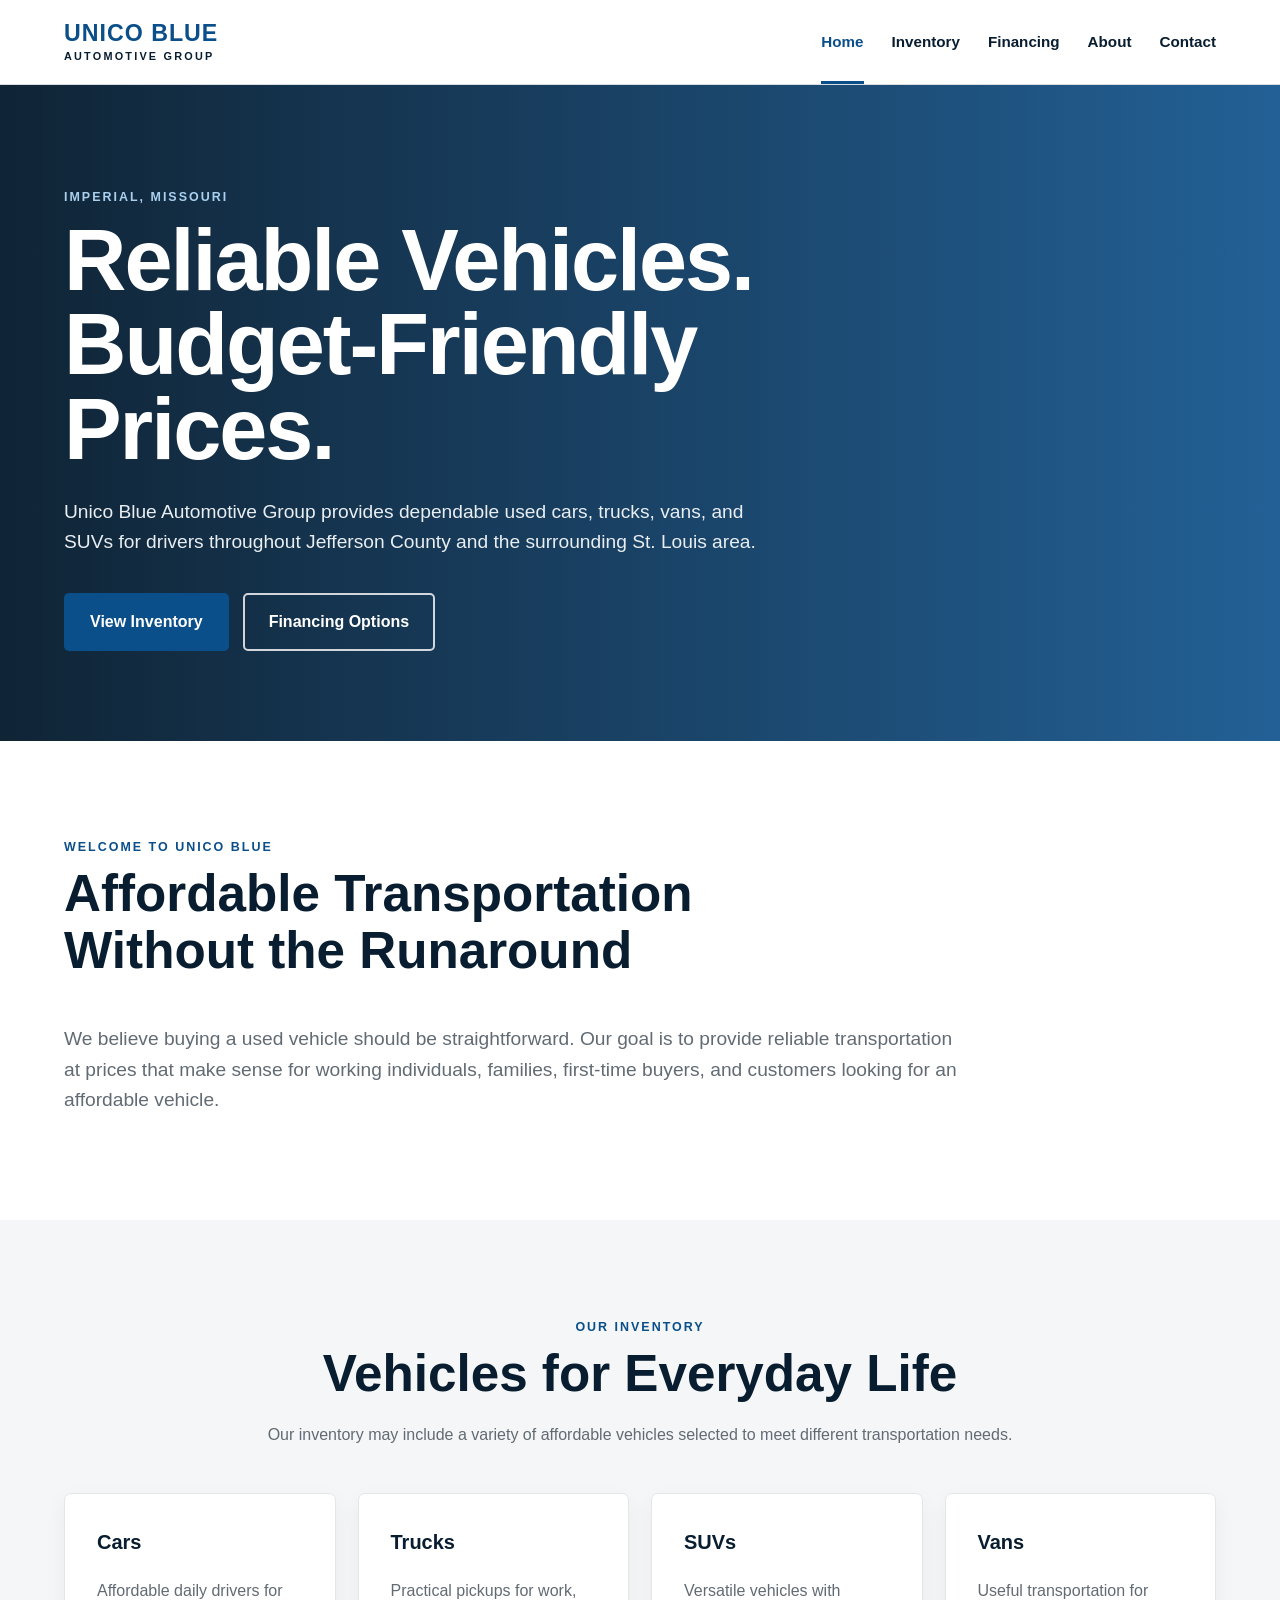
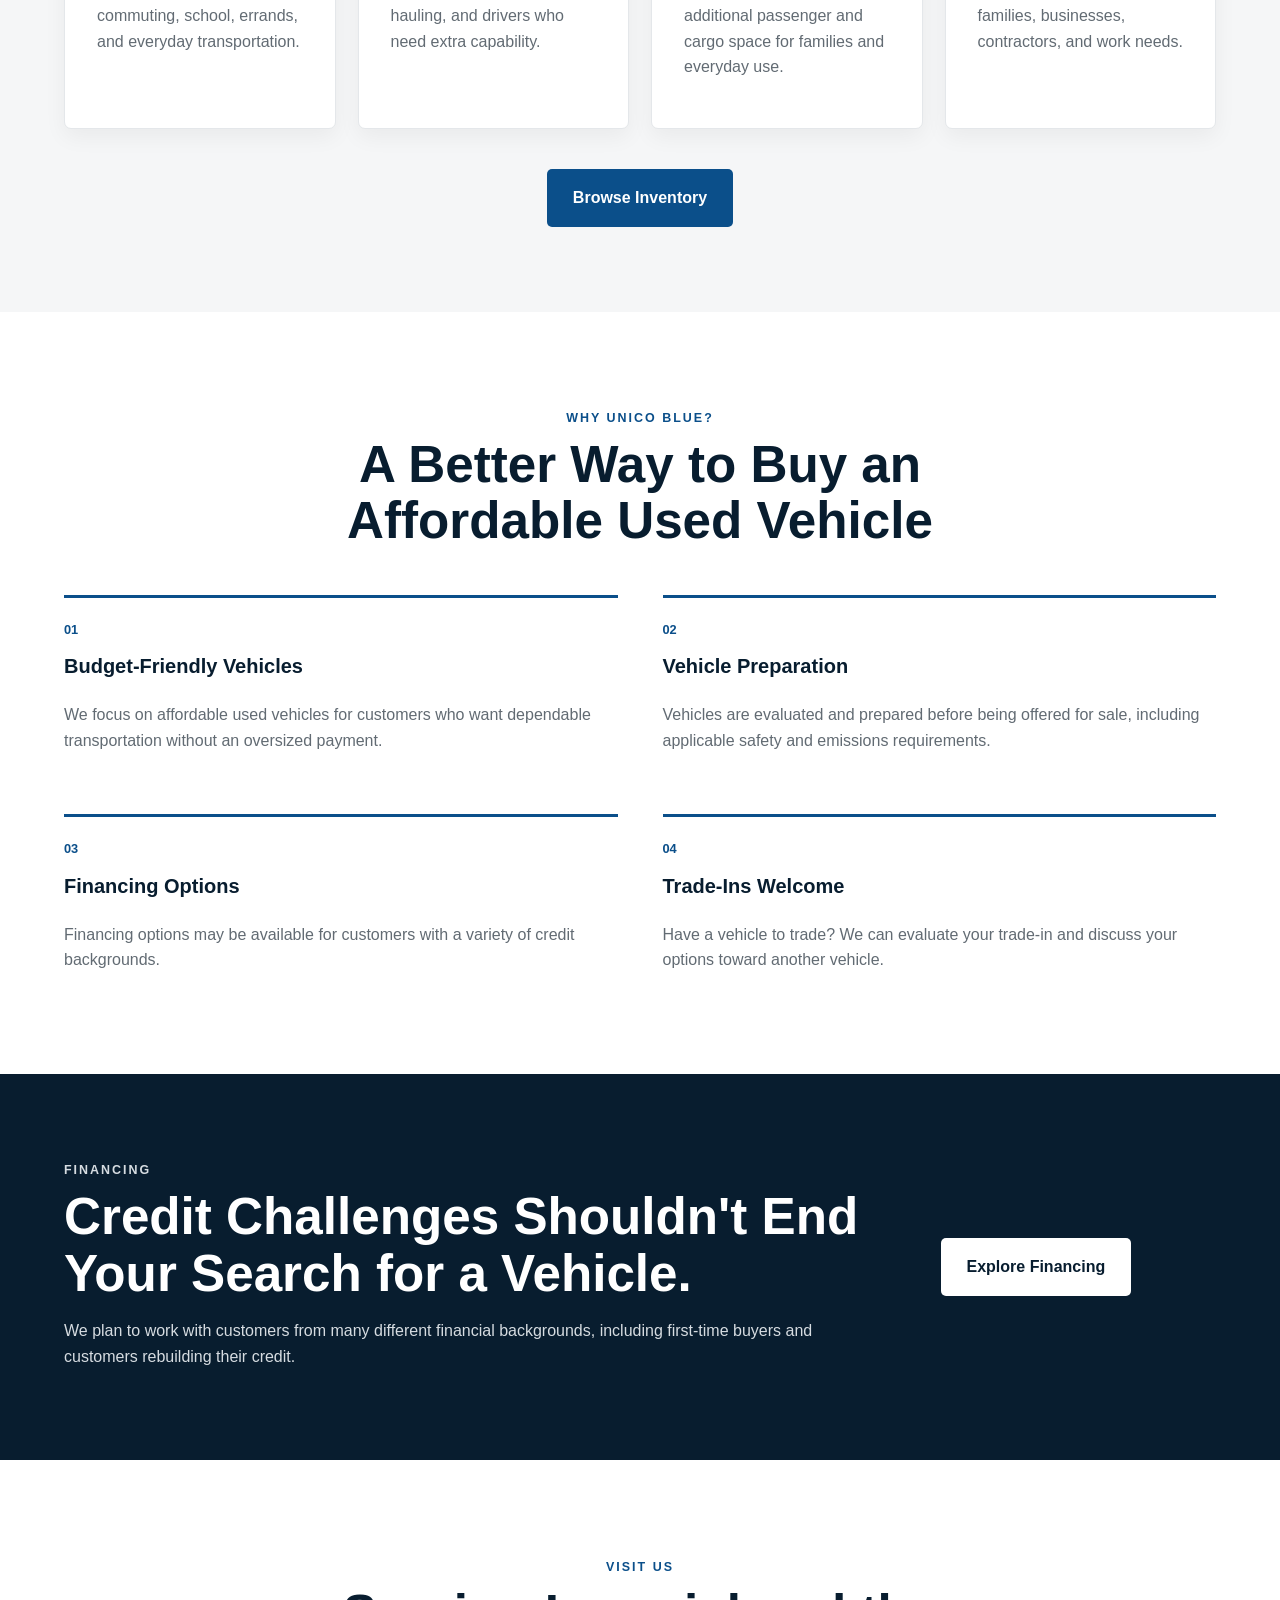
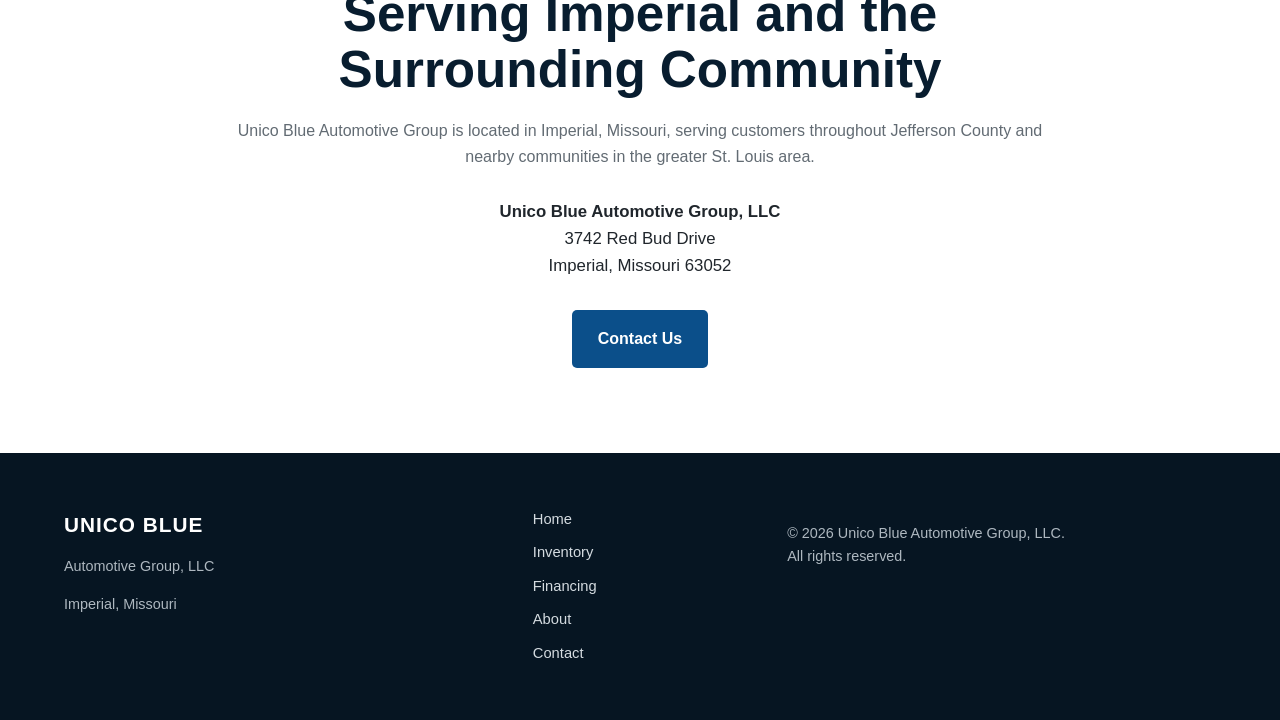
<file: index.html>
<!DOCTYPE html>
<html lang="en">
<head>
  <meta charset="UTF-8">
  <meta name="viewport" content="width=device-width, initial-scale=1.0">

  <title>Unico Blue Automotive Group | Used Cars in Imperial, Missouri</title>

  <meta
    name="description"
    content="Unico Blue Automotive Group offers reliable, budget-friendly used cars, trucks, vans, and SUVs in Imperial, Missouri."
  >

  <link rel="stylesheet" href="style.css">
</head>

<body>

  <!-- HEADER -->
  <header class="site-header">
    <div class="container header-container">

      <a href="index.html" class="logo">
        <span class="logo-main">UNICO BLUE</span>
        <span class="logo-sub">AUTOMOTIVE GROUP</span>
      </a>

      <nav class="main-nav">
        <a href="index.html" class="active">Home</a>
        <a href="inventory.html">Inventory</a>
        <a href="financing.html">Financing</a>
        <a href="about.html">About</a>
        <a href="contact.html">Contact</a>
      </nav>

    </div>
  </header>


  <!-- HERO SECTION -->
  <main>

    <section class="hero">
      <div class="container hero-content">

        <p class="eyebrow">Imperial, Missouri</p>

        <h1>Reliable Vehicles.<br>Budget-Friendly Prices.</h1>

        <p class="hero-text">
          Unico Blue Automotive Group provides dependable used cars,
          trucks, vans, and SUVs for drivers throughout Jefferson County
          and the surrounding St. Louis area.
        </p>

        <div class="hero-buttons">
          <a href="inventory.html" class="button primary-button">
            View Inventory
          </a>

          <a href="financing.html" class="button secondary-button">
            Financing Options
          </a>
        </div>

      </div>
    </section>


    <!-- INTRODUCTION -->
    <section class="section">
      <div class="container">

        <div class="section-heading">
          <p class="eyebrow">WELCOME TO UNICO BLUE</p>
          <h2>Affordable Transportation Without the Runaround</h2>
        </div>

        <p class="large-text">
          We believe buying a used vehicle should be straightforward.
          Our goal is to provide reliable transportation at prices that
          make sense for working individuals, families, first-time buyers,
          and customers looking for an affordable vehicle.
        </p>

      </div>
    </section>


    <!-- VEHICLE TYPES -->
    <section class="section light-section">
      <div class="container">

        <div class="section-heading centered">
          <p class="eyebrow">OUR INVENTORY</p>
          <h2>Vehicles for Everyday Life</h2>
          <p>
            Our inventory may include a variety of affordable vehicles
            selected to meet different transportation needs.
          </p>
        </div>

        <div class="card-grid">

          <div class="info-card">
            <h3>Cars</h3>
            <p>
              Affordable daily drivers for commuting, school,
              errands, and everyday transportation.
            </p>
          </div>

          <div class="info-card">
            <h3>Trucks</h3>
            <p>
              Practical pickups for work, hauling,
              and drivers who need extra capability.
            </p>
          </div>

          <div class="info-card">
            <h3>SUVs</h3>
            <p>
              Versatile vehicles with additional passenger
              and cargo space for families and everyday use.
            </p>
          </div>

          <div class="info-card">
            <h3>Vans</h3>
            <p>
              Useful transportation for families,
              businesses, contractors, and work needs.
            </p>
          </div>

        </div>

        <div class="centered button-area">
          <a href="inventory.html" class="button primary-button">
            Browse Inventory
          </a>
        </div>

      </div>
    </section>


    <!-- WHY CHOOSE US -->
    <section class="section">
      <div class="container">

        <div class="section-heading centered">
          <p class="eyebrow">WHY UNICO BLUE?</p>
          <h2>A Better Way to Buy an Affordable Used Vehicle</h2>
        </div>

        <div class="feature-grid">

          <div class="feature">
            <div class="feature-number">01</div>
            <h3>Budget-Friendly Vehicles</h3>
            <p>
              We focus on affordable used vehicles for customers
              who want dependable transportation without an oversized payment.
            </p>
          </div>

          <div class="feature">
            <div class="feature-number">02</div>
            <h3>Vehicle Preparation</h3>
            <p>
              Vehicles are evaluated and prepared before being offered
              for sale, including applicable safety and emissions requirements.
            </p>
          </div>

          <div class="feature">
            <div class="feature-number">03</div>
            <h3>Financing Options</h3>
            <p>
              Financing options may be available for customers with
              a variety of credit backgrounds.
            </p>
          </div>

          <div class="feature">
            <div class="feature-number">04</div>
            <h3>Trade-Ins Welcome</h3>
            <p>
              Have a vehicle to trade? We can evaluate your trade-in
              and discuss your options toward another vehicle.
            </p>
          </div>

        </div>

      </div>
    </section>


    <!-- FINANCING -->
    <section class="cta-section">
      <div class="container cta-container">

        <div>
          <p class="eyebrow light-eyebrow">FINANCING</p>

          <h2>Credit Challenges Shouldn't End Your Search for a Vehicle.</h2>

          <p>
            We plan to work with customers from many different financial
            backgrounds, including first-time buyers and customers rebuilding
            their credit.
          </p>
        </div>

        <div>
          <a href="financing.html" class="button white-button">
            Explore Financing
          </a>
        </div>

      </div>
    </section>


    <!-- LOCATION -->
    <section class="section">
      <div class="container location-section">

        <div>
          <p class="eyebrow">VISIT US</p>

          <h2>Serving Imperial and the Surrounding Community</h2>

          <p>
            Unico Blue Automotive Group is located in Imperial, Missouri,
            serving customers throughout Jefferson County and nearby
            communities in the greater St. Louis area.
          </p>

          <address>
            <strong>Unico Blue Automotive Group, LLC</strong><br>
            3742 Red Bud Drive<br>
            Imperial, Missouri 63052
          </address>

          <a href="contact.html" class="button primary-button">
            Contact Us
          </a>
        </div>

      </div>
    </section>

  </main>


  <!-- FOOTER -->
  <footer class="site-footer">
    <div class="container footer-container">

      <div>
        <div class="footer-logo">UNICO BLUE</div>
        <p>Automotive Group, LLC</p>
        <p>Imperial, Missouri</p>
      </div>

      <div class="footer-links">
        <a href="index.html">Home</a>
        <a href="inventory.html">Inventory</a>
        <a href="financing.html">Financing</a>
        <a href="about.html">About</a>
        <a href="contact.html">Contact</a>
      </div>

      <div>
        <p>
          &copy; 2026 Unico Blue Automotive Group, LLC.<br>
          All rights reserved.
        </p>
      </div>

    </div>
  </footer>

</body>
</html>
</file>
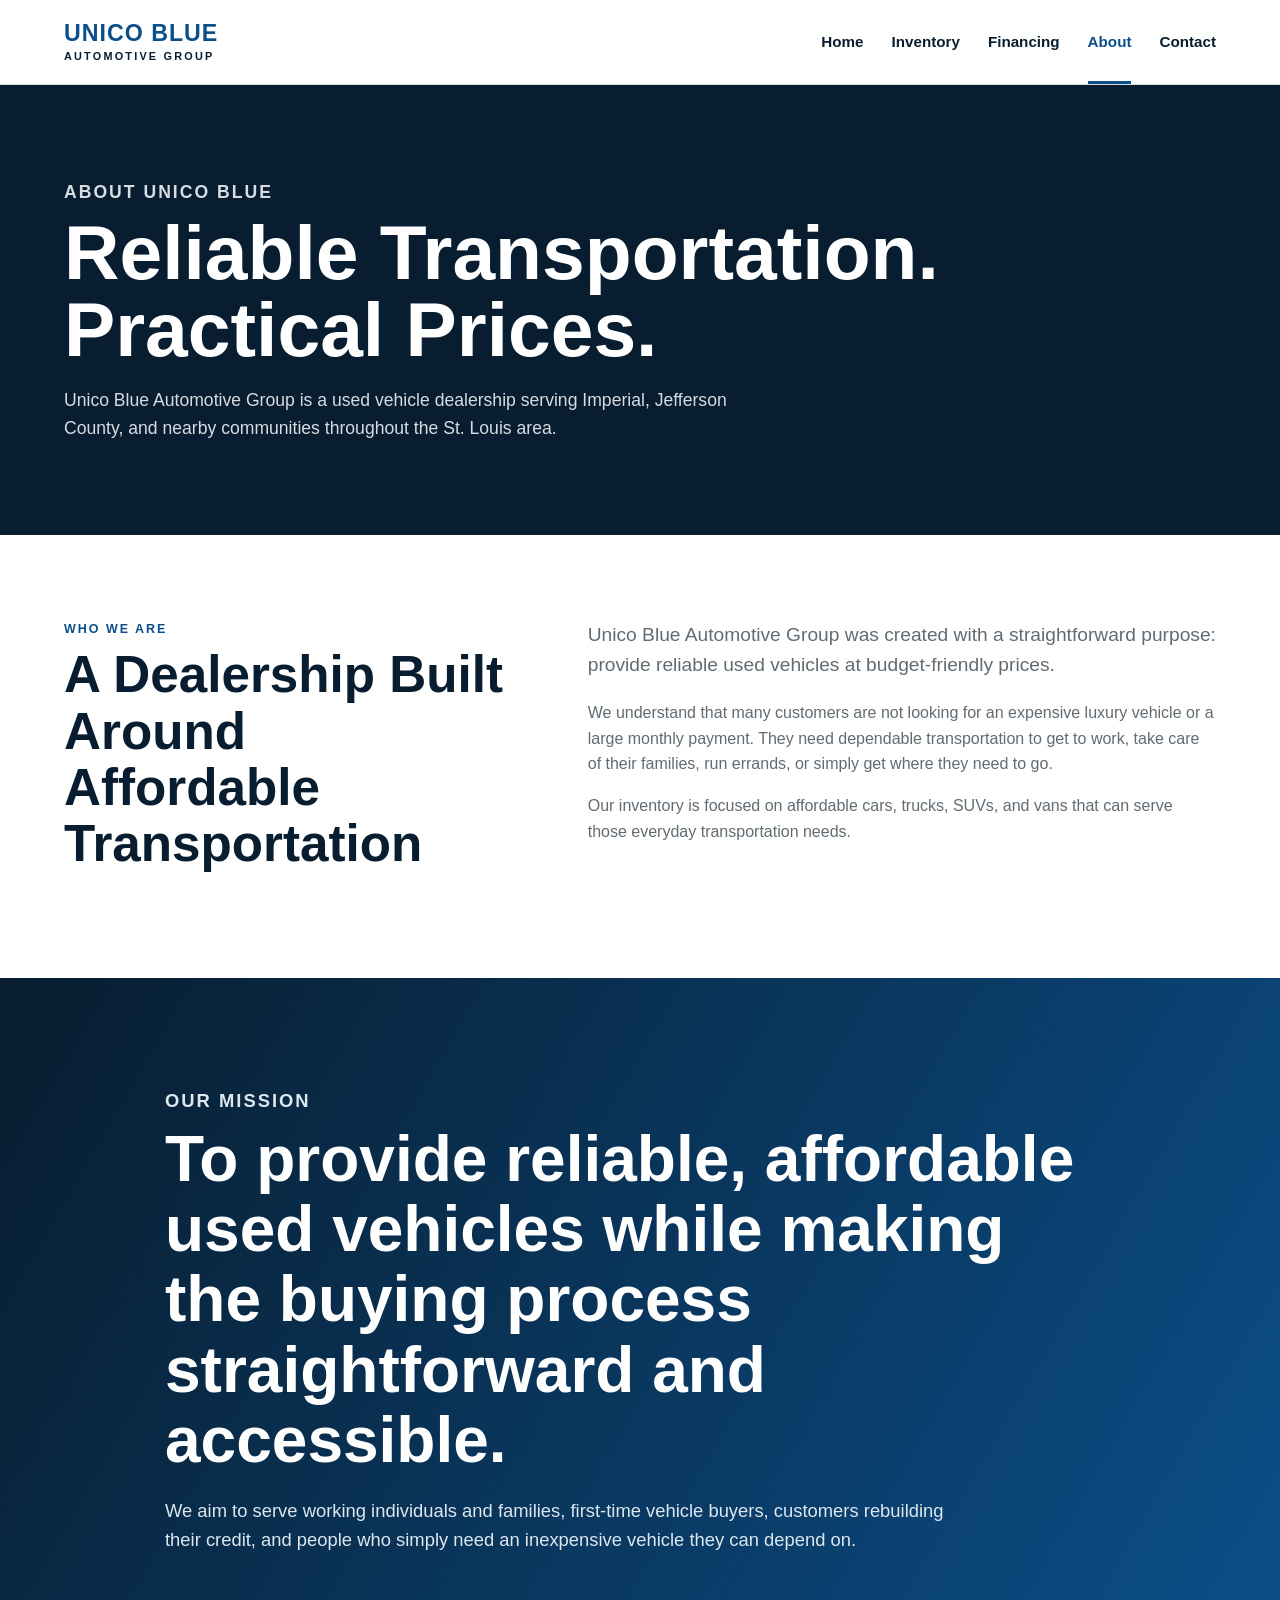
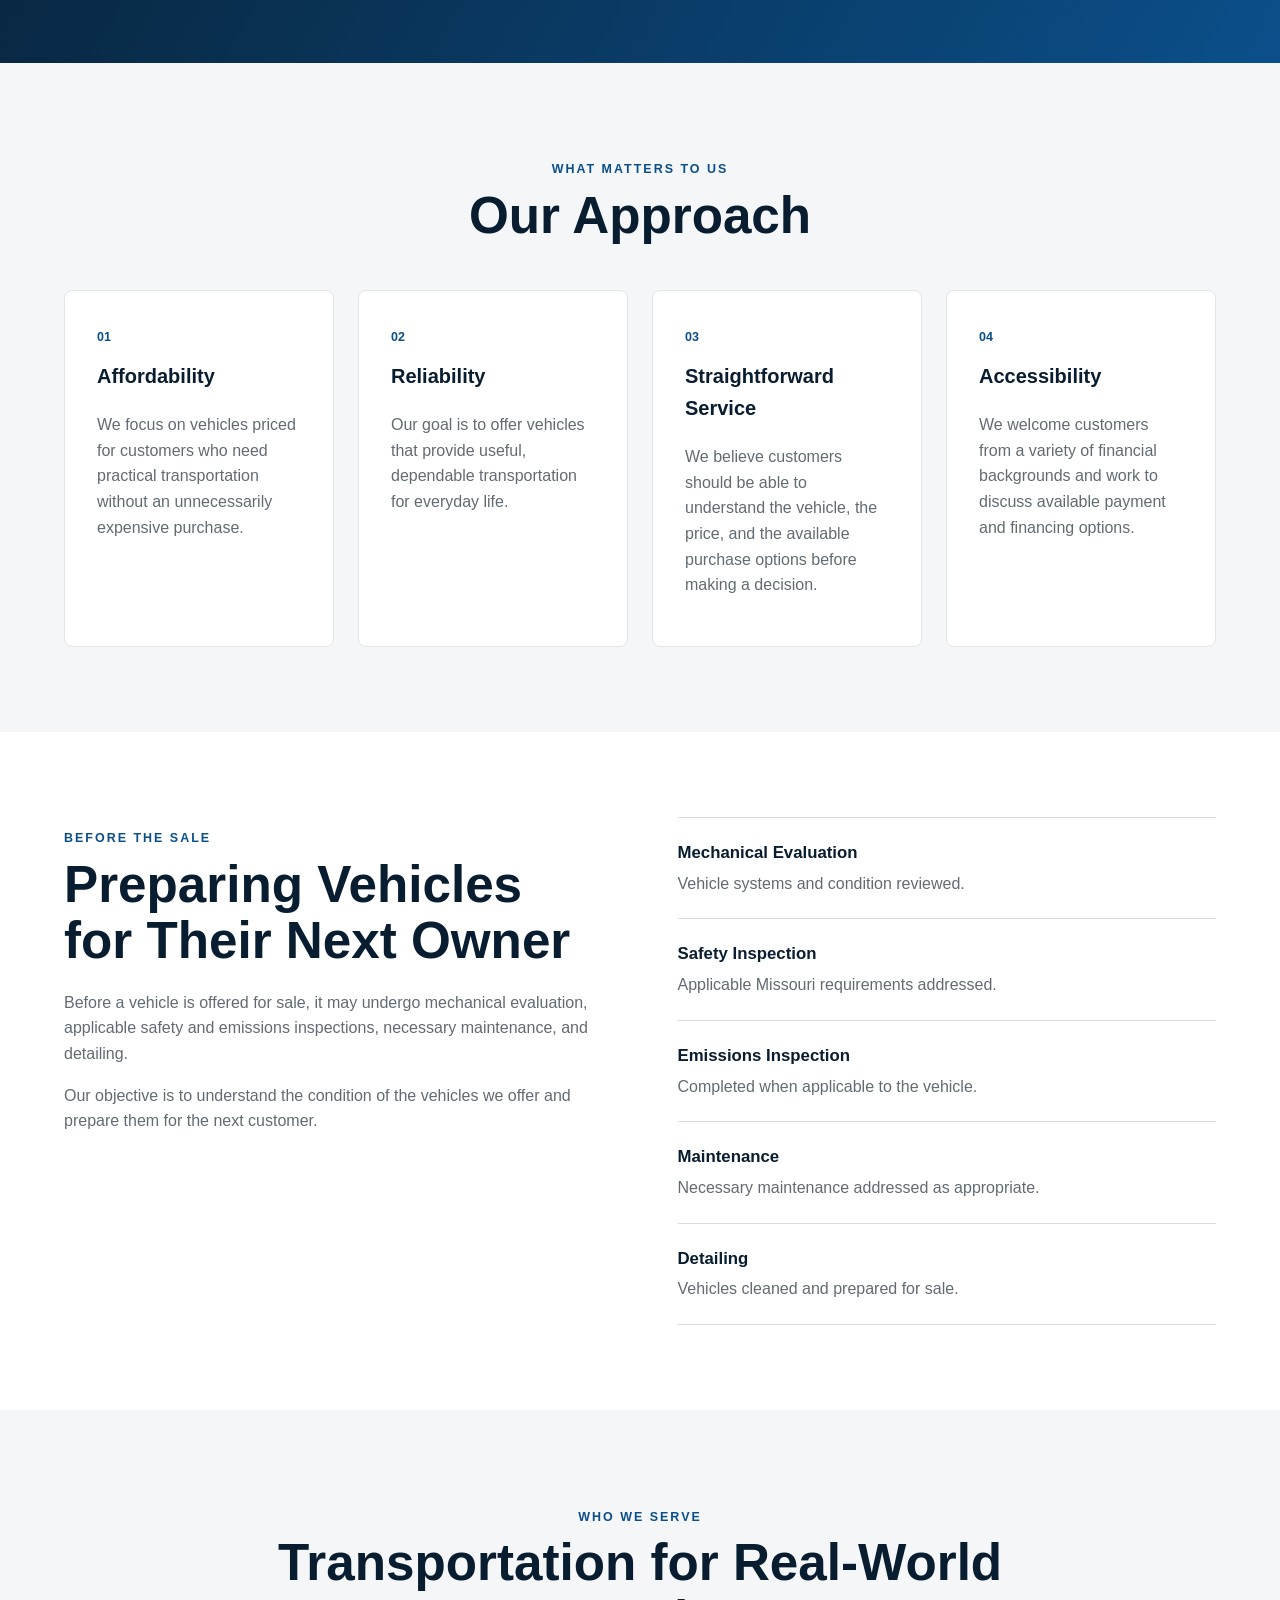
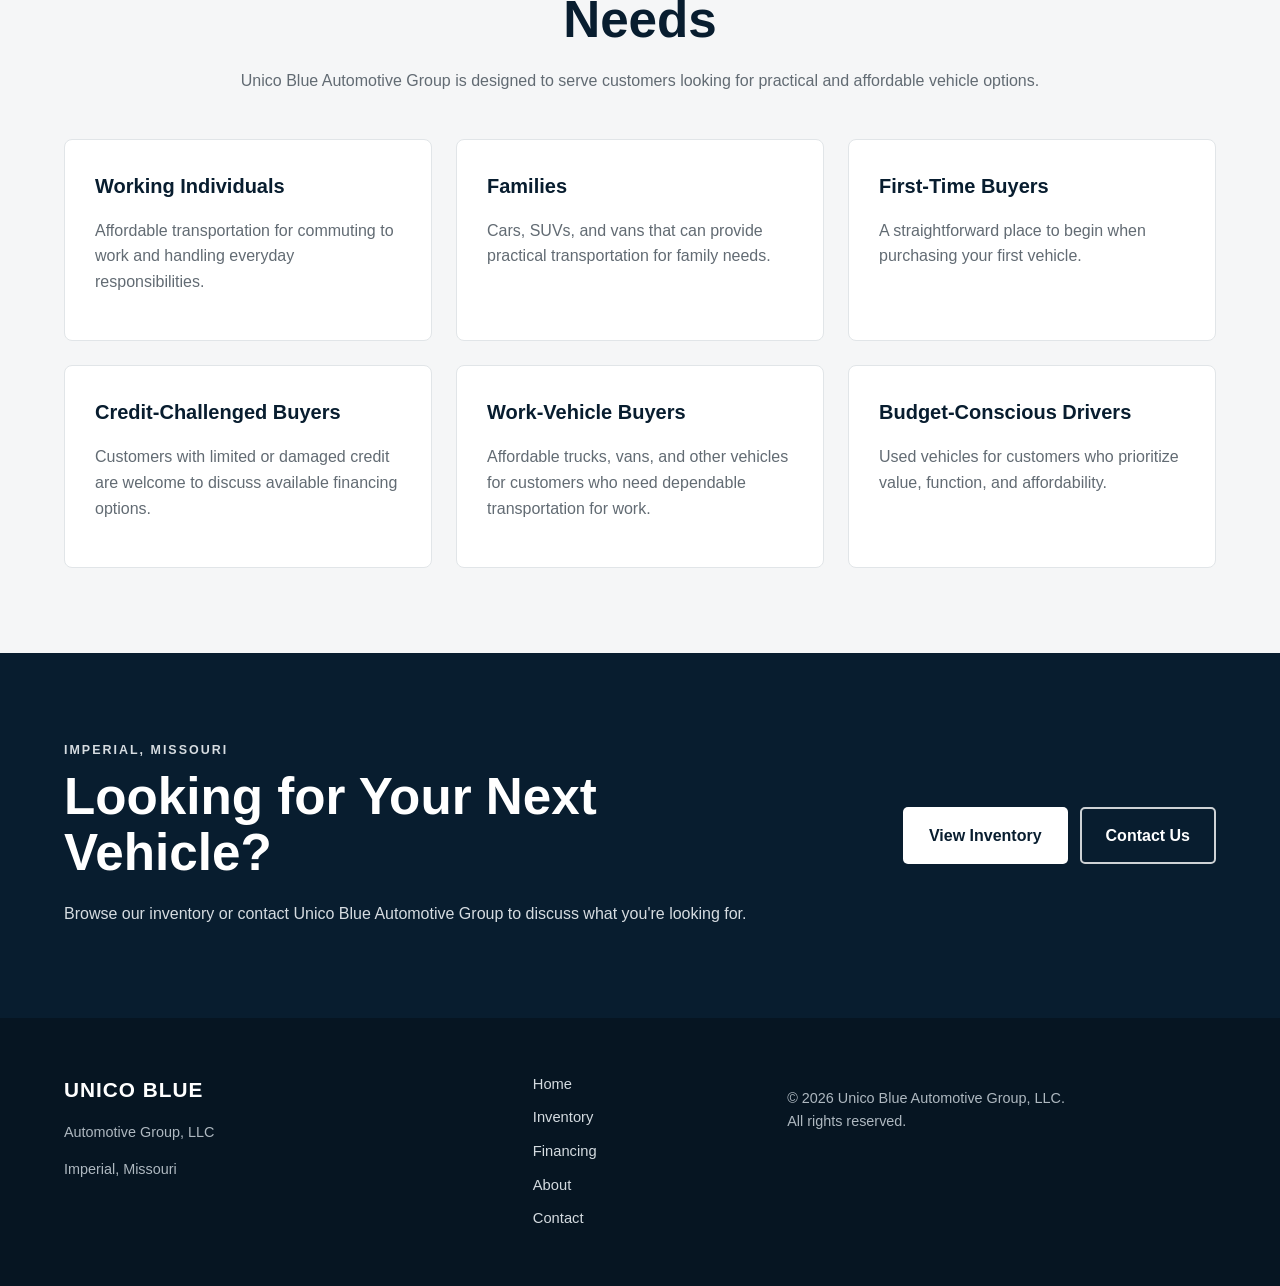
<file: about.html>
<!DOCTYPE html>
<html lang="en">
<head>
  <meta charset="UTF-8">
  <meta name="viewport" content="width=device-width, initial-scale=1.0">

  <title>About Us | Unico Blue Automotive Group</title>

  <meta
    name="description"
    content="Learn about Unico Blue Automotive Group, a used vehicle dealership in Imperial, Missouri focused on reliable vehicles and budget-friendly prices."
  >

  <link rel="stylesheet" href="style.css">
</head>

<body>

  <header class="site-header">
    <div class="container header-container">

      <a href="index.html" class="logo">
        <span class="logo-main">UNICO BLUE</span>
        <span class="logo-sub">AUTOMOTIVE GROUP</span>
      </a>

      <nav class="main-nav">
        <a href="index.html">Home</a>
        <a href="inventory.html">Inventory</a>
        <a href="financing.html">Financing</a>
        <a href="about.html" class="active">About</a>
        <a href="contact.html">Contact</a>
      </nav>

    </div>
  </header>


  <main>

    <!-- PAGE HERO -->

    <section class="page-hero">
      <div class="container">

        <p class="eyebrow light-eyebrow">ABOUT UNICO BLUE</p>

        <h1>Reliable Transportation.<br>Practical Prices.</h1>

        <p>
          Unico Blue Automotive Group is a used vehicle dealership
          serving Imperial, Jefferson County, and nearby communities
          throughout the St. Louis area.
        </p>

      </div>
    </section>


    <!-- WHO WE ARE -->

    <section class="section">
      <div class="container about-intro">

        <div>

          <p class="eyebrow">WHO WE ARE</p>

          <h2>A Dealership Built Around Affordable Transportation</h2>

        </div>


        <div>

          <p class="large-text">
            Unico Blue Automotive Group was created with a straightforward
            purpose: provide reliable used vehicles at budget-friendly prices.
          </p>

          <p>
            We understand that many customers are not looking for an expensive
            luxury vehicle or a large monthly payment. They need dependable
            transportation to get to work, take care of their families,
            run errands, or simply get where they need to go.
          </p>

          <p>
            Our inventory is focused on affordable cars, trucks, SUVs,
            and vans that can serve those everyday transportation needs.
          </p>

        </div>

      </div>
    </section>


    <!-- MISSION -->

    <section class="mission-section">

      <div class="container mission-container">

        <p class="eyebrow light-eyebrow">OUR MISSION</p>

        <h2>
          To provide reliable, affordable used vehicles while making
          the buying process straightforward and accessible.
        </h2>

        <p>
          We aim to serve working individuals and families, first-time
          vehicle buyers, customers rebuilding their credit, and people
          who simply need an inexpensive vehicle they can depend on.
        </p>

      </div>

    </section>


    <!-- VALUES -->

    <section class="section light-section">

      <div class="container">

        <div class="section-heading centered">

          <p class="eyebrow">WHAT MATTERS TO US</p>

          <h2>Our Approach</h2>

        </div>


        <div class="about-values-grid">


          <div class="about-value">

            <span>01</span>

            <h3>Affordability</h3>

            <p>
              We focus on vehicles priced for customers who need
              practical transportation without an unnecessarily
              expensive purchase.
            </p>

          </div>


          <div class="about-value">

            <span>02</span>

            <h3>Reliability</h3>

            <p>
              Our goal is to offer vehicles that provide useful,
              dependable transportation for everyday life.
            </p>

          </div>


          <div class="about-value">

            <span>03</span>

            <h3>Straightforward Service</h3>

            <p>
              We believe customers should be able to understand
              the vehicle, the price, and the available purchase
              options before making a decision.
            </p>

          </div>


          <div class="about-value">

            <span>04</span>

            <h3>Accessibility</h3>

            <p>
              We welcome customers from a variety of financial
              backgrounds and work to discuss available payment
              and financing options.
            </p>

          </div>


        </div>

      </div>

    </section>


    <!-- VEHICLE PREPARATION -->

    <section class="section">

      <div class="container about-preparation">

        <div>

          <p class="eyebrow">BEFORE THE SALE</p>

          <h2>Preparing Vehicles for Their Next Owner</h2>

          <p>
            Before a vehicle is offered for sale, it may undergo
            mechanical evaluation, applicable safety and emissions
            inspections, necessary maintenance, and detailing.
          </p>

          <p>
            Our objective is to understand the condition of the vehicles
            we offer and prepare them for the next customer.
          </p>

        </div>


        <div class="preparation-list">

          <div>
            <strong>Mechanical Evaluation</strong>
            <span>Vehicle systems and condition reviewed.</span>
          </div>

          <div>
            <strong>Safety Inspection</strong>
            <span>Applicable Missouri requirements addressed.</span>
          </div>

          <div>
            <strong>Emissions Inspection</strong>
            <span>Completed when applicable to the vehicle.</span>
          </div>

          <div>
            <strong>Maintenance</strong>
            <span>Necessary maintenance addressed as appropriate.</span>
          </div>

          <div>
            <strong>Detailing</strong>
            <span>Vehicles cleaned and prepared for sale.</span>
          </div>

        </div>

      </div>

    </section>


    <!-- CUSTOMERS -->

    <section class="section light-section">

      <div class="container">

        <div class="section-heading centered">

          <p class="eyebrow">WHO WE SERVE</p>

          <h2>Transportation for Real-World Needs</h2>

          <p>
            Unico Blue Automotive Group is designed to serve customers
            looking for practical and affordable vehicle options.
          </p>

        </div>


        <div class="customer-grid">

          <div class="customer-card">
            <h3>Working Individuals</h3>
            <p>
              Affordable transportation for commuting to work
              and handling everyday responsibilities.
            </p>
          </div>


          <div class="customer-card">
            <h3>Families</h3>
            <p>
              Cars, SUVs, and vans that can provide practical
              transportation for family needs.
            </p>
          </div>


          <div class="customer-card">
            <h3>First-Time Buyers</h3>
            <p>
              A straightforward place to begin when purchasing
              your first vehicle.
            </p>
          </div>


          <div class="customer-card">
            <h3>Credit-Challenged Buyers</h3>
            <p>
              Customers with limited or damaged credit are welcome
              to discuss available financing options.
            </p>
          </div>


          <div class="customer-card">
            <h3>Work-Vehicle Buyers</h3>
            <p>
              Affordable trucks, vans, and other vehicles for customers
              who need dependable transportation for work.
            </p>
          </div>


          <div class="customer-card">
            <h3>Budget-Conscious Drivers</h3>
            <p>
              Used vehicles for customers who prioritize value,
              function, and affordability.
            </p>
          </div>

        </div>

      </div>

    </section>


    <!-- LOCATION / CTA -->

    <section class="about-cta">

      <div class="container about-cta-container">

        <div>

          <p class="eyebrow light-eyebrow">IMPERIAL, MISSOURI</p>

          <h2>Looking for Your Next Vehicle?</h2>

          <p>
            Browse our inventory or contact Unico Blue Automotive Group
            to discuss what you're looking for.
          </p>

        </div>


        <div class="about-cta-buttons">

          <a href="inventory.html" class="button white-button">
            View Inventory
          </a>

          <a href="contact.html" class="button secondary-button">
            Contact Us
          </a>

        </div>

      </div>

    </section>

  </main>


  <footer class="site-footer">

    <div class="container footer-container">

      <div>
        <div class="footer-logo">UNICO BLUE</div>
        <p>Automotive Group, LLC</p>
        <p>Imperial, Missouri</p>
      </div>

      <div class="footer-links">
        <a href="index.html">Home</a>
        <a href="inventory.html">Inventory</a>
        <a href="financing.html">Financing</a>
        <a href="about.html">About</a>
        <a href="contact.html">Contact</a>
      </div>

      <div>
        <p>
          &copy; 2026 Unico Blue Automotive Group, LLC.<br>
          All rights reserved.
        </p>
      </div>

    </div>

  </footer>

</body>
</html>
</file>
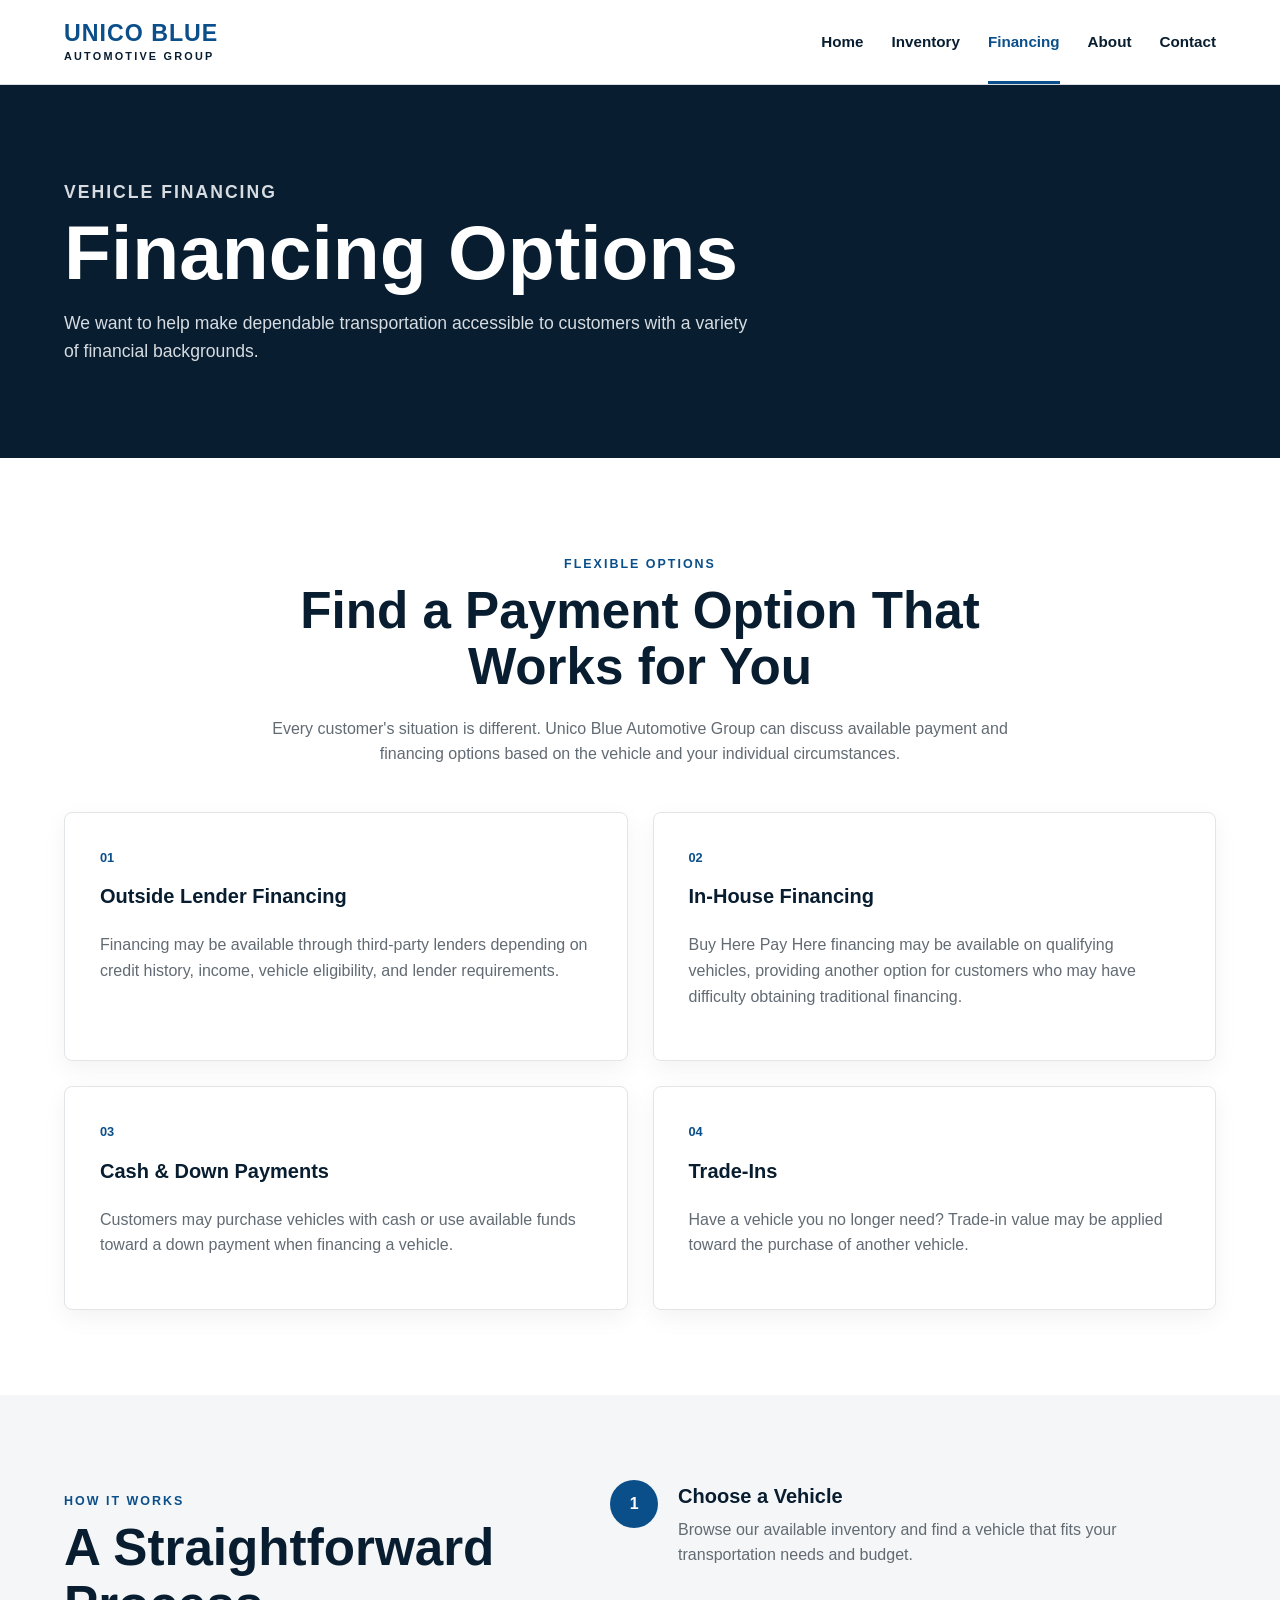
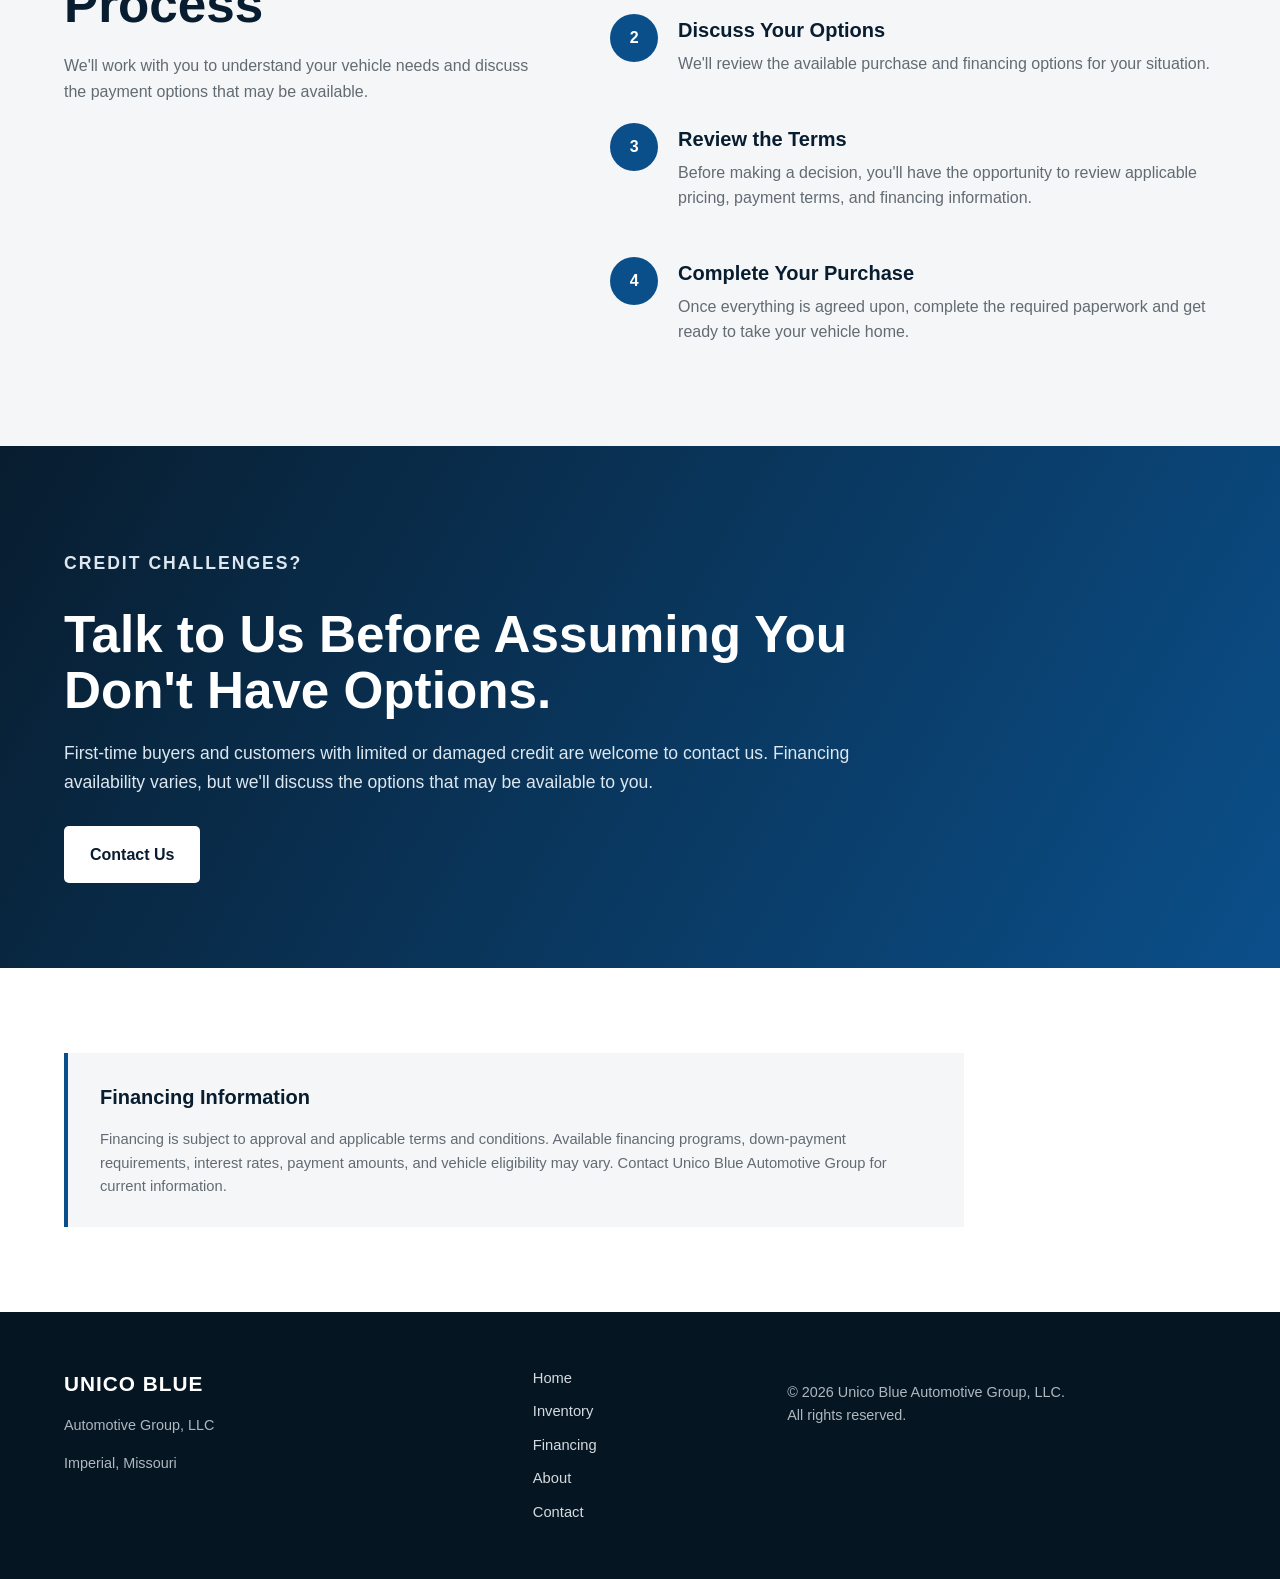
<file: financing.html>
<!DOCTYPE html>
<html lang="en">
<head>
  <meta charset="UTF-8">
  <meta name="viewport" content="width=device-width, initial-scale=1.0">

  <title>Financing | Unico Blue Automotive Group</title>

  <meta
    name="description"
    content="Learn about vehicle financing options available through Unico Blue Automotive Group in Imperial, Missouri."
  >

  <link rel="stylesheet" href="style.css">
</head>

<body>

  <header class="site-header">
    <div class="container header-container">

      <a href="index.html" class="logo">
        <span class="logo-main">UNICO BLUE</span>
        <span class="logo-sub">AUTOMOTIVE GROUP</span>
      </a>

      <nav class="main-nav">
        <a href="index.html">Home</a>
        <a href="inventory.html">Inventory</a>
        <a href="financing.html" class="active">Financing</a>
        <a href="about.html">About</a>
        <a href="contact.html">Contact</a>
      </nav>

    </div>
  </header>


  <main>

    <section class="page-hero">
      <div class="container">

        <p class="eyebrow light-eyebrow">VEHICLE FINANCING</p>

        <h1>Financing Options</h1>

        <p>
          We want to help make dependable transportation accessible
          to customers with a variety of financial backgrounds.
        </p>

      </div>
    </section>


    <section class="section">
      <div class="container">

        <div class="section-heading centered">

          <p class="eyebrow">FLEXIBLE OPTIONS</p>

          <h2>Find a Payment Option That Works for You</h2>

          <p>
            Every customer's situation is different. Unico Blue Automotive
            Group can discuss available payment and financing options based
            on the vehicle and your individual circumstances.
          </p>

        </div>


        <div class="finance-grid">

          <div class="finance-card">

            <div class="finance-number">01</div>

            <h3>Outside Lender Financing</h3>

            <p>
              Financing may be available through third-party lenders
              depending on credit history, income, vehicle eligibility,
              and lender requirements.
            </p>

          </div>


          <div class="finance-card">

            <div class="finance-number">02</div>

            <h3>In-House Financing</h3>

            <p>
              Buy Here Pay Here financing may be available on qualifying
              vehicles, providing another option for customers who may
              have difficulty obtaining traditional financing.
            </p>

          </div>


          <div class="finance-card">

            <div class="finance-number">03</div>

            <h3>Cash & Down Payments</h3>

            <p>
              Customers may purchase vehicles with cash or use available
              funds toward a down payment when financing a vehicle.
            </p>

          </div>


          <div class="finance-card">

            <div class="finance-number">04</div>

            <h3>Trade-Ins</h3>

            <p>
              Have a vehicle you no longer need? Trade-in value may be
              applied toward the purchase of another vehicle.
            </p>

          </div>

        </div>

      </div>
    </section>


    <section class="section light-section">
      <div class="container">

        <div class="finance-process">

          <div>
            <p class="eyebrow">HOW IT WORKS</p>

            <h2>A Straightforward Process</h2>

            <p>
              We'll work with you to understand your vehicle needs and
              discuss the payment options that may be available.
            </p>
          </div>


          <div class="process-list">

            <div class="process-item">
              <span>1</span>
              <div>
                <h3>Choose a Vehicle</h3>
                <p>
                  Browse our available inventory and find a vehicle
                  that fits your transportation needs and budget.
                </p>
              </div>
            </div>


            <div class="process-item">
              <span>2</span>
              <div>
                <h3>Discuss Your Options</h3>
                <p>
                  We'll review the available purchase and financing
                  options for your situation.
                </p>
              </div>
            </div>


            <div class="process-item">
              <span>3</span>
              <div>
                <h3>Review the Terms</h3>
                <p>
                  Before making a decision, you'll have the opportunity
                  to review applicable pricing, payment terms, and financing
                  information.
                </p>
              </div>
            </div>


            <div class="process-item">
              <span>4</span>
              <div>
                <h3>Complete Your Purchase</h3>
                <p>
                  Once everything is agreed upon, complete the required
                  paperwork and get ready to take your vehicle home.
                </p>
              </div>
            </div>

          </div>

        </div>

      </div>
    </section>


    <section class="finance-help">
      <div class="container">

        <div class="finance-help-content">

          <p class="eyebrow light-eyebrow">CREDIT CHALLENGES?</p>

          <h2>Talk to Us Before Assuming You Don't Have Options.</h2>

          <p>
            First-time buyers and customers with limited or damaged credit
            are welcome to contact us. Financing availability varies, but
            we'll discuss the options that may be available to you.
          </p>

          <a href="contact.html" class="button white-button">
            Contact Us
          </a>

        </div>

      </div>
    </section>


    <section class="section">
      <div class="container">

        <div class="finance-disclaimer">

          <h3>Financing Information</h3>

          <p>
            Financing is subject to approval and applicable terms and
            conditions. Available financing programs, down-payment
            requirements, interest rates, payment amounts, and vehicle
            eligibility may vary. Contact Unico Blue Automotive Group
            for current information.
          </p>

        </div>

      </div>
    </section>

  </main>


  <footer class="site-footer">
    <div class="container footer-container">

      <div>
        <div class="footer-logo">UNICO BLUE</div>
        <p>Automotive Group, LLC</p>
        <p>Imperial, Missouri</p>
      </div>

      <div class="footer-links">
        <a href="index.html">Home</a>
        <a href="inventory.html">Inventory</a>
        <a href="financing.html">Financing</a>
        <a href="about.html">About</a>
        <a href="contact.html">Contact</a>
      </div>

      <div>
        <p>
          &copy; 2026 Unico Blue Automotive Group, LLC.<br>
          All rights reserved.
        </p>
      </div>

    </div>
  </footer>

</body>
</html>
</file>
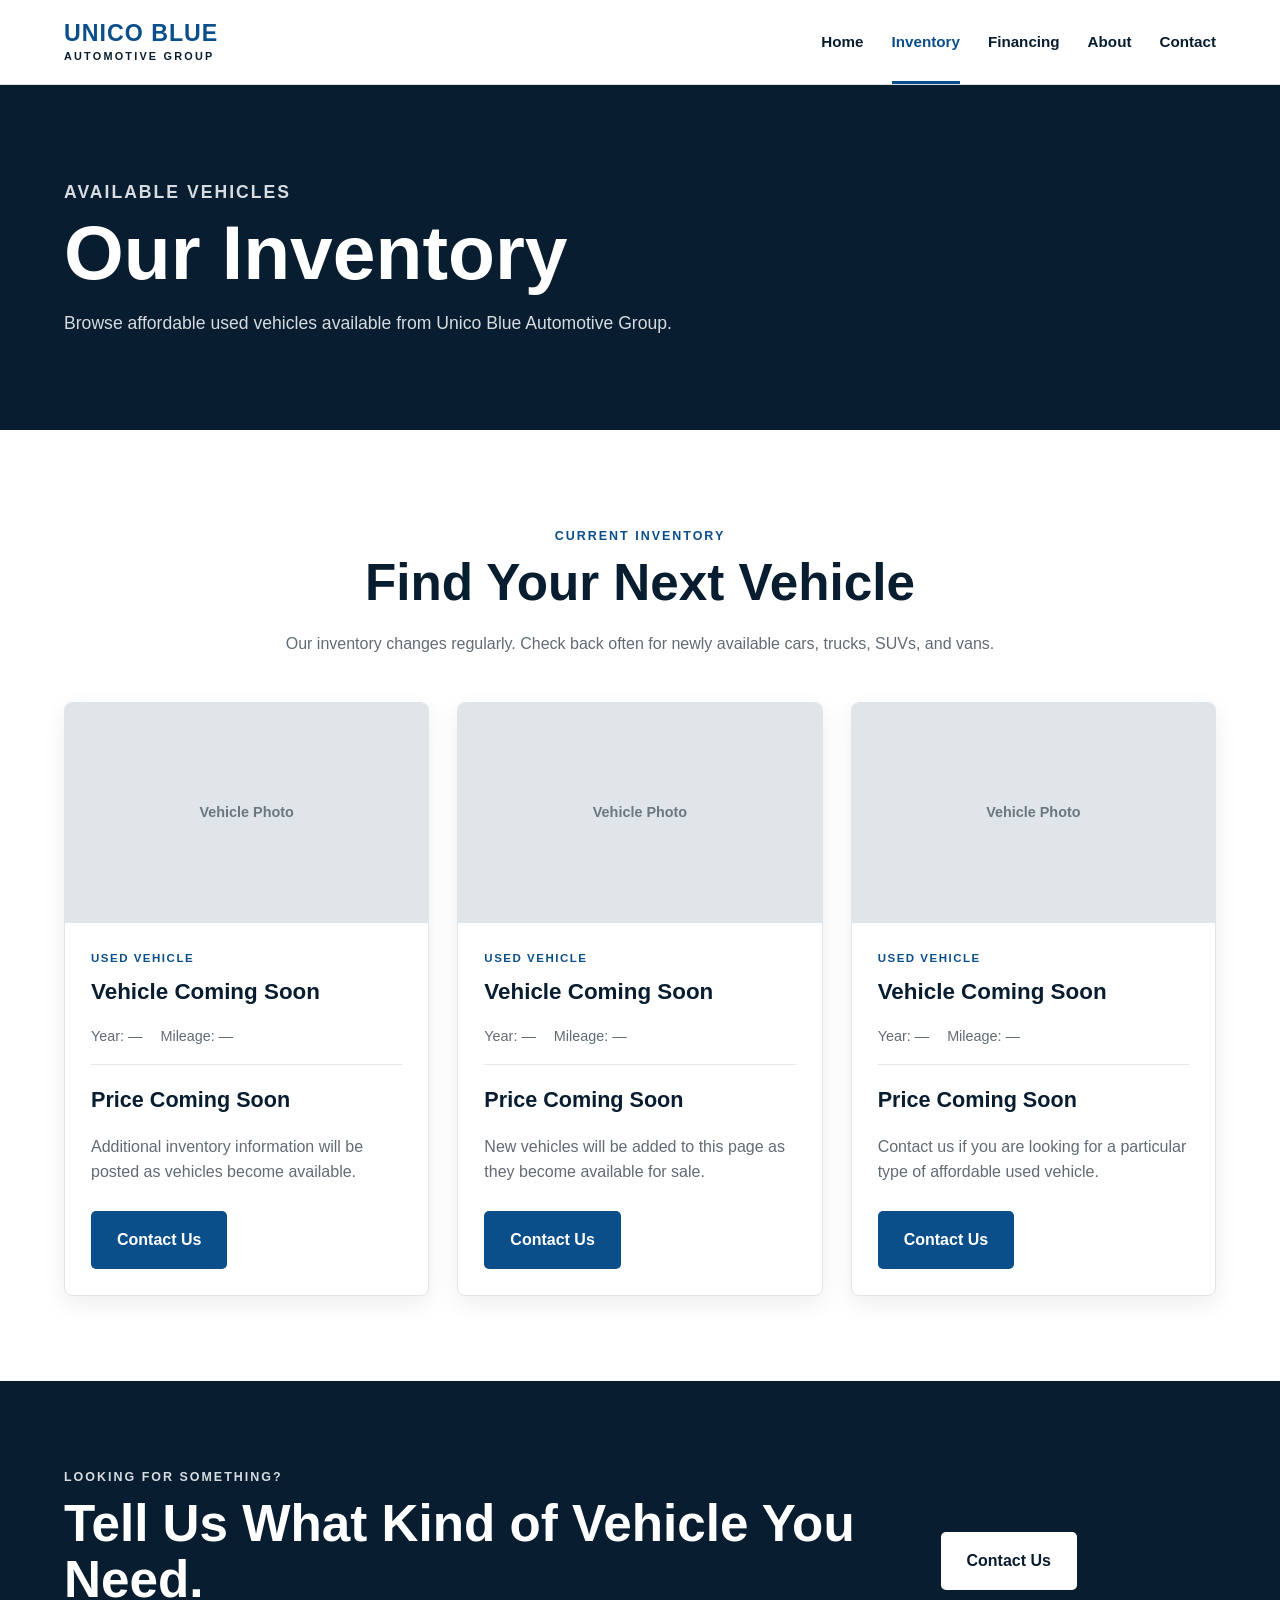
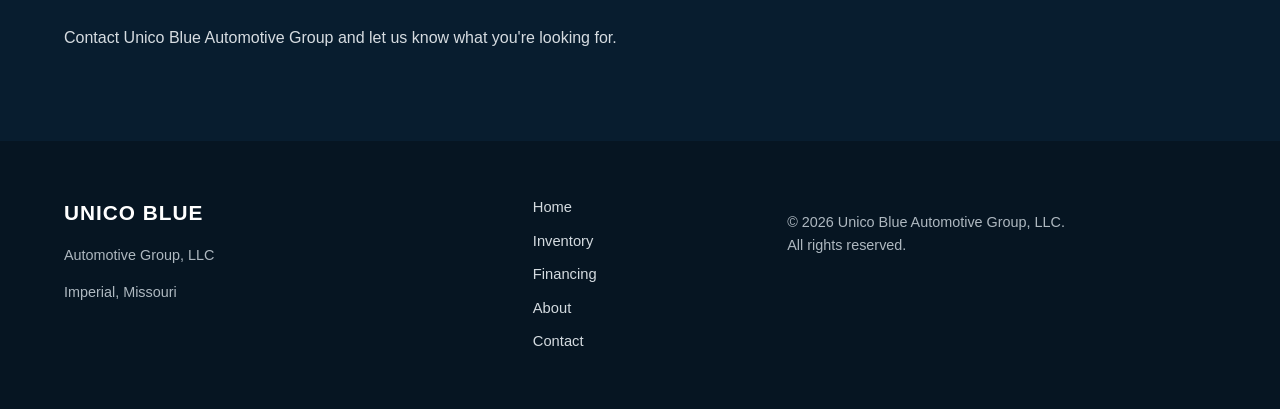
<file: inventory.html>
<!DOCTYPE html>
<html lang="en">
<head>
  <meta charset="UTF-8">
  <meta name="viewport" content="width=device-width, initial-scale=1.0">

  <title>Inventory | Unico Blue Automotive Group</title>

  <meta
    name="description"
    content="Browse affordable used cars, trucks, SUVs, and vans available from Unico Blue Automotive Group in Imperial, Missouri."
  >

  <link rel="stylesheet" href="style.css">
</head>

<body>

  <header class="site-header">
    <div class="container header-container">

      <a href="index.html" class="logo">
        <span class="logo-main">UNICO BLUE</span>
        <span class="logo-sub">AUTOMOTIVE GROUP</span>
      </a>

      <nav class="main-nav">
        <a href="index.html">Home</a>
        <a href="inventory.html" class="active">Inventory</a>
        <a href="financing.html">Financing</a>
        <a href="about.html">About</a>
        <a href="contact.html">Contact</a>
      </nav>

    </div>
  </header>


  <main>

    <section class="page-hero">
      <div class="container">

        <p class="eyebrow">AVAILABLE VEHICLES</p>

        <h1>Our Inventory</h1>

        <p>
          Browse affordable used vehicles available from
          Unico Blue Automotive Group.
        </p>

      </div>
    </section>


    <section class="section">
      <div class="container">

        <div class="section-heading centered">
          <p class="eyebrow">CURRENT INVENTORY</p>

          <h2>Find Your Next Vehicle</h2>

          <p>
            Our inventory changes regularly. Check back often for newly
            available cars, trucks, SUVs, and vans.
          </p>
        </div>


        <div class="inventory-grid">

          <article class="vehicle-card">

            <div class="vehicle-image-placeholder">
              Vehicle Photo
            </div>

            <div class="vehicle-details">

              <p class="vehicle-type">USED VEHICLE</p>

              <h3>Vehicle Coming Soon</h3>

              <div class="vehicle-specs">
                <span>Year: —</span>
                <span>Mileage: —</span>
              </div>

              <div class="vehicle-price">
                Price Coming Soon
              </div>

              <p>
                Additional inventory information will be posted as vehicles
                become available.
              </p>

              <a href="contact.html" class="button primary-button">
                Contact Us
              </a>

            </div>

          </article>


          <article class="vehicle-card">

            <div class="vehicle-image-placeholder">
              Vehicle Photo
            </div>

            <div class="vehicle-details">

              <p class="vehicle-type">USED VEHICLE</p>

              <h3>Vehicle Coming Soon</h3>

              <div class="vehicle-specs">
                <span>Year: —</span>
                <span>Mileage: —</span>
              </div>

              <div class="vehicle-price">
                Price Coming Soon
              </div>

              <p>
                New vehicles will be added to this page as they become
                available for sale.
              </p>

              <a href="contact.html" class="button primary-button">
                Contact Us
              </a>

            </div>

          </article>


          <article class="vehicle-card">

            <div class="vehicle-image-placeholder">
              Vehicle Photo
            </div>

            <div class="vehicle-details">

              <p class="vehicle-type">USED VEHICLE</p>

              <h3>Vehicle Coming Soon</h3>

              <div class="vehicle-specs">
                <span>Year: —</span>
                <span>Mileage: —</span>
              </div>

              <div class="vehicle-price">
                Price Coming Soon
              </div>

              <p>
                Contact us if you are looking for a particular type
                of affordable used vehicle.
              </p>

              <a href="contact.html" class="button primary-button">
                Contact Us
              </a>

            </div>

          </article>

        </div>

      </div>
    </section>


    <section class="cta-section">
      <div class="container cta-container">

        <div>
          <p class="eyebrow light-eyebrow">LOOKING FOR SOMETHING?</p>

          <h2>Tell Us What Kind of Vehicle You Need.</h2>

          <p>
            Contact Unico Blue Automotive Group and let us know what
            you're looking for.
          </p>
        </div>

        <div>
          <a href="contact.html" class="button white-button">
            Contact Us
          </a>
        </div>

      </div>
    </section>

  </main>


  <footer class="site-footer">
    <div class="container footer-container">

      <div>
        <div class="footer-logo">UNICO BLUE</div>
        <p>Automotive Group, LLC</p>
        <p>Imperial, Missouri</p>
      </div>

      <div class="footer-links">
        <a href="index.html">Home</a>
        <a href="inventory.html">Inventory</a>
        <a href="financing.html">Financing</a>
        <a href="about.html">About</a>
        <a href="contact.html">Contact</a>
      </div>

      <div>
        <p>
          &copy; 2026 Unico Blue Automotive Group, LLC.<br>
          All rights reserved.
        </p>
      </div>

    </div>
  </footer>

</body>
</html>
</file>
<file: style.css>
/* =========================
   UNICO BLUE AUTOMOTIVE GROUP
   MAIN WEBSITE STYLES
   ========================= */

:root {
  --blue: #0b4f8a;
  --dark-blue: #07345d;
  --navy: #081d2f;
  --light-blue: #eaf3f9;
  --white: #ffffff;
  --light-gray: #f5f6f7;
  --medium-gray: #d9dde1;
  --text: #20262c;
  --muted: #626b73;
  --max-width: 1180px;
}

/* RESET */

* {
  box-sizing: border-box;
}

html {
  scroll-behavior: smooth;
}

body {
  margin: 0;
  font-family: Arial, Helvetica, sans-serif;
  color: var(--text);
  background: var(--white);
  line-height: 1.6;
}

img {
  max-width: 100%;
}

a {
  text-decoration: none;
  color: inherit;
}

.container {
  width: min(90%, var(--max-width));
  margin: 0 auto;
}


/* =========================
   HEADER
   ========================= */

.site-header {
  background: var(--white);
  border-bottom: 1px solid var(--medium-gray);
  position: sticky;
  top: 0;
  z-index: 1000;
}

.header-container {
  min-height: 82px;
  display: flex;
  justify-content: space-between;
  align-items: center;
  gap: 30px;
}

.logo {
  display: flex;
  flex-direction: column;
  line-height: 1;
}

.logo-main {
  color: var(--blue);
  font-size: 1.45rem;
  font-weight: 800;
  letter-spacing: 1px;
}

.logo-sub {
  margin-top: 6px;
  font-size: 0.68rem;
  font-weight: 700;
  letter-spacing: 2.2px;
  color: var(--navy);
}

.main-nav {
  display: flex;
  gap: 28px;
  align-items: center;
}

.main-nav a {
  font-size: 0.95rem;
  font-weight: 700;
  color: var(--navy);
  padding: 30px 0 27px;
  border-bottom: 3px solid transparent;
}

.main-nav a:hover,
.main-nav a.active {
  color: var(--blue);
  border-bottom-color: var(--blue);
}


/* =========================
   HERO
   ========================= */

.hero {
  background:
    linear-gradient(
      90deg,
      rgba(8, 29, 47, 0.97),
      rgba(11, 79, 138, 0.90)
    );
  color: var(--white);
  min-height: 560px;
  display: flex;
  align-items: center;
}

.hero-content {
  padding: 90px 0;
  max-width: var(--max-width);
}

.hero h1 {
  font-size: clamp(2.8rem, 7vw, 5.4rem);
  line-height: 0.98;
  margin: 10px 0 25px;
  max-width: 900px;
  letter-spacing: -2px;
}

.hero-text {
  max-width: 720px;
  font-size: 1.2rem;
  color: #e9eef2;
  margin-bottom: 35px;
}

.hero-buttons {
  display: flex;
  flex-wrap: wrap;
  gap: 14px;
}


/* =========================
   TYPOGRAPHY
   ========================= */

.eyebrow {
  color: var(--blue);
  font-size: 0.78rem;
  font-weight: 800;
  letter-spacing: 2px;
  text-transform: uppercase;
  margin-bottom: 8px;
}

.hero .eyebrow {
  color: #aad0ef;
}

.light-eyebrow {
  color: #b9d9f1;
}

h2 {
  font-size: clamp(2rem, 4vw, 3.2rem);
  line-height: 1.1;
  color: var(--navy);
  margin: 5px 0 20px;
}

h3 {
  color: var(--navy);
  font-size: 1.25rem;
  margin-top: 0;
}

p {
  color: var(--muted);
}

.large-text {
  font-size: 1.2rem;
  max-width: 900px;
}

.centered {
  text-align: center;
}


/* =========================
   SECTIONS
   ========================= */

.section {
  padding: 85px 0;
}

.light-section {
  background: var(--light-gray);
}

.section-heading {
  max-width: 800px;
  margin-bottom: 45px;
}

.section-heading.centered {
  margin-left: auto;
  margin-right: auto;
}


/* =========================
   BUTTONS
   ========================= */

.button {
  display: inline-block;
  padding: 14px 24px;
  font-weight: 800;
  border-radius: 5px;
  transition: 0.2s ease;
  border: 2px solid transparent;
}

.primary-button {
  background: var(--blue);
  color: var(--white);
}

.primary-button:hover {
  background: var(--dark-blue);
  transform: translateY(-2px);
}

.secondary-button {
  color: var(--white);
  border-color: rgba(255, 255, 255, 0.8);
}

.secondary-button:hover {
  background: var(--white);
  color: var(--navy);
}

.white-button {
  background: var(--white);
  color: var(--navy);
}

.white-button:hover {
  background: var(--light-blue);
}

.button-area {
  margin-top: 40px;
}


/* =========================
   VEHICLE CARDS
   ========================= */

.card-grid {
  display: grid;
  grid-template-columns: repeat(4, 1fr);
  gap: 22px;
}

.info-card {
  background: var(--white);
  padding: 32px;
  border: 1px solid #e4e7ea;
  border-radius: 7px;
  box-shadow: 0 8px 22px rgba(0, 0, 0, 0.05);
  transition: 0.2s ease;
}

.info-card:hover {
  transform: translateY(-4px);
  box-shadow: 0 12px 28px rgba(0, 0, 0, 0.09);
}


/* =========================
   FEATURES
   ========================= */

.feature-grid {
  display: grid;
  grid-template-columns: repeat(2, 1fr);
  gap: 45px;
}

.feature {
  border-top: 3px solid var(--blue);
  padding-top: 22px;
}

.feature-number {
  font-size: 0.8rem;
  font-weight: 800;
  color: var(--blue);
  margin-bottom: 10px;
}


/* =========================
   CTA SECTION
   ========================= */

.cta-section {
  background: var(--navy);
  padding: 75px 0;
}

.cta-container {
  display: grid;
  grid-template-columns: 3fr 1fr;
  gap: 50px;
  align-items: center;
}

.cta-section h2 {
  color: var(--white);
  margin-bottom: 16px;
}

.cta-section p {
  color: #d6dce1;
  max-width: 760px;
}


/* =========================
   LOCATION
   ========================= */

.location-section {
  max-width: 850px;
  margin: 0 auto;
  text-align: center;
}

.location-section address {
  font-style: normal;
  margin: 30px 0;
  color: var(--text);
  font-size: 1.05rem;
}


/* =========================
   FOOTER
   ========================= */

.site-footer {
  background: #061522;
  color: var(--white);
  padding: 55px 0;
}

.footer-container {
  display: grid;
  grid-template-columns: 2fr 1fr 2fr;
  gap: 40px;
  align-items: start;
}

.footer-logo {
  color: var(--white);
  font-weight: 800;
  font-size: 1.3rem;
  letter-spacing: 1px;
}

.site-footer p {
  color: #aeb8c0;
  font-size: 0.9rem;
}

.footer-links {
  display: flex;
  flex-direction: column;
  gap: 10px;
}

.footer-links a {
  color: #d4dbe0;
  font-size: 0.92rem;
}

.footer-links a:hover {
  color: var(--white);
}


/* =========================
   RESPONSIVE DESIGN
   ========================= */

@media (max-width: 900px) {

  .header-container {
    flex-direction: column;
    align-items: flex-start;
    padding: 20px 0;
  }

  .main-nav {
    width: 100%;
    gap: 18px;
    overflow-x: auto;
  }

  .main-nav a {
    padding: 10px 0;
    white-space: nowrap;
  }

  .hero {
    min-height: 500px;
  }

  .card-grid {
    grid-template-columns: repeat(2, 1fr);
  }

  .feature-grid {
    grid-template-columns: 1fr;
  }

  .cta-container {
    grid-template-columns: 1fr;
  }

  .footer-container {
    grid-template-columns: 1fr;
  }
}

@media (max-width: 600px) {

  .hero-content {
    padding: 65px 0;
  }

  .hero h1 {
    font-size: 2.7rem;
  }

  .section {
    padding: 60px 0;
  }

  .card-grid {
    grid-template-columns: 1fr;
  }

  .hero-buttons {
    flex-direction: column;
  }

  .hero-buttons .button {
    text-align: center;
    width: 100%;
  }
}
/* =========================
   INVENTORY PAGE
   ========================= */

.page-hero {
  background: var(--navy);
  color: var(--white);
  padding: 75px 0;
}

.page-hero h1 {
  font-size: clamp(2.8rem, 6vw, 4.8rem);
  line-height: 1;
  margin: 8px 0 18px;
}

.page-hero p {
  color: #d6dce1;
  max-width: 700px;
  font-size: 1.1rem;
}

.inventory-grid {
  display: grid;
  grid-template-columns: repeat(3, 1fr);
  gap: 28px;
}

.vehicle-card {
  background: var(--white);
  border: 1px solid #e1e5e8;
  border-radius: 8px;
  overflow: hidden;
  box-shadow: 0 8px 24px rgba(0, 0, 0, 0.07);
  transition: 0.2s ease;
}

.vehicle-card:hover {
  transform: translateY(-4px);
  box-shadow: 0 14px 32px rgba(0, 0, 0, 0.11);
}

.vehicle-image-placeholder {
  height: 220px;
  background: #dfe5e9;
  display: flex;
  align-items: center;
  justify-content: center;
  color: #6d7780;
  font-weight: 700;
  font-size: 0.9rem;
}

.vehicle-details {
  padding: 26px;
}

.vehicle-type {
  color: var(--blue);
  font-size: 0.72rem;
  font-weight: 800;
  letter-spacing: 1.5px;
  margin: 0 0 7px;
}

.vehicle-details h3 {
  font-size: 1.4rem;
  margin-bottom: 15px;
}

.vehicle-specs {
  display: flex;
  gap: 18px;
  flex-wrap: wrap;
  font-size: 0.9rem;
  color: var(--muted);
  padding-bottom: 16px;
  border-bottom: 1px solid #e5e8ea;
}

.vehicle-price {
  font-size: 1.35rem;
  font-weight: 800;
  color: var(--navy);
  margin: 18px 0 10px;
}

.vehicle-details .button {
  margin-top: 10px;
}

@media (max-width: 900px) {
  .inventory-grid {
    grid-template-columns: repeat(2, 1fr);
  }
}

@media (max-width: 600px) {
  .inventory-grid {
    grid-template-columns: 1fr;
  }

  .page-hero {
    padding: 55px 0;
  }
}
/* =========================
   FINANCING PAGE
   ========================= */

.finance-grid {
  display: grid;
  grid-template-columns: repeat(2, 1fr);
  gap: 25px;
}

.finance-card {
  border: 1px solid #e1e5e8;
  border-radius: 8px;
  padding: 35px;
  background: var(--white);
  box-shadow: 0 8px 24px rgba(0, 0, 0, 0.05);
}

.finance-number {
  color: var(--blue);
  font-weight: 800;
  font-size: 0.8rem;
  margin-bottom: 12px;
}

.finance-process {
  display: grid;
  grid-template-columns: 1fr 1.3fr;
  gap: 80px;
  align-items: start;
}

.process-list {
  display: flex;
  flex-direction: column;
  gap: 30px;
}

.process-item {
  display: grid;
  grid-template-columns: 48px 1fr;
  gap: 20px;
}

.process-item > span {
  width: 48px;
  height: 48px;
  border-radius: 50%;
  background: var(--blue);
  color: var(--white);
  display: flex;
  align-items: center;
  justify-content: center;
  font-weight: 800;
}

.process-item h3 {
  margin-bottom: 5px;
}

.process-item p {
  margin-top: 0;
}

.finance-help {
  background:
    linear-gradient(
      120deg,
      var(--navy),
      var(--blue)
    );
  padding: 85px 0;
}

.finance-help-content {
  max-width: 800px;
}

.finance-help h2 {
  color: var(--white);
}

.finance-help p {
  color: #dce7ef;
  font-size: 1.1rem;
  margin-bottom: 30px;
}

.finance-disclaimer {
  max-width: 900px;
  border-left: 4px solid var(--blue);
  background: var(--light-gray);
  padding: 28px 32px;
}

.finance-disclaimer h3 {
  margin-bottom: 8px;
}

.finance-disclaimer p {
  margin-bottom: 0;
  font-size: 0.92rem;
}

@media (max-width: 800px) {

  .finance-grid {
    grid-template-columns: 1fr;
  }

  .finance-process {
    grid-template-columns: 1fr;
    gap: 45px;
  }

}
/* =========================
   ABOUT PAGE
   ========================= */

.about-intro {
  display: grid;
  grid-template-columns: 1fr 1.4fr;
  gap: 75px;
  align-items: start;
}

.about-intro p:first-of-type {
  margin-top: 0;
}

.mission-section {
  background:
    linear-gradient(
      120deg,
      var(--navy),
      var(--blue)
    );
  padding: 90px 0;
}

.mission-container {
  max-width: 950px;
}

.mission-section h2 {
  color: var(--white);
  font-size: clamp(2.2rem, 5vw, 4rem);
}

.mission-section p {
  color: #dce7ef;
  font-size: 1.15rem;
  max-width: 800px;
}

.about-values-grid {
  display: grid;
  grid-template-columns: repeat(4, 1fr);
  gap: 24px;
}

.about-value {
  background: var(--white);
  padding: 32px;
  border-radius: 8px;
  border: 1px solid #e2e6e9;
}

.about-value > span {
  color: var(--blue);
  font-size: 0.78rem;
  font-weight: 800;
}

.about-value h3 {
  margin-top: 12px;
}

.about-preparation {
  display: grid;
  grid-template-columns: 1fr 1fr;
  gap: 75px;
  align-items: start;
}

.preparation-list {
  border-top: 1px solid var(--medium-gray);
}

.preparation-list > div {
  padding: 22px 0;
  border-bottom: 1px solid var(--medium-gray);
  display: flex;
  flex-direction: column;
  gap: 4px;
}

.preparation-list strong {
  color: var(--navy);
  font-size: 1.05rem;
}

.preparation-list span {
  color: var(--muted);
}

.customer-grid {
  display: grid;
  grid-template-columns: repeat(3, 1fr);
  gap: 24px;
}

.customer-card {
  background: var(--white);
  border: 1px solid #e1e5e8;
  border-radius: 8px;
  padding: 30px;
}

.customer-card h3 {
  margin-bottom: 10px;
}

.about-cta {
  background: var(--navy);
  padding: 75px 0;
}

.about-cta-container {
  display: grid;
  grid-template-columns: 2fr 1fr;
  gap: 50px;
  align-items: center;
}

.about-cta h2 {
  color: var(--white);
}

.about-cta p {
  color: #d6dce1;
}

.about-cta-buttons {
  display: flex;
  gap: 12px;
  flex-wrap: wrap;
  justify-content: flex-end;
}

@media (max-width: 900px) {

  .about-values-grid {
    grid-template-columns: repeat(2, 1fr);
  }

  .customer-grid {
    grid-template-columns: repeat(2, 1fr);
  }

}

@media (max-width: 750px) {

  .about-intro,
  .about-preparation,
  .about-cta-container {
    grid-template-columns: 1fr;
    gap: 40px;
  }

  .about-cta-buttons {
    justify-content: flex-start;
  }

}

@media (max-width: 600px) {

  .about-values-grid,
  .customer-grid {
    grid-template-columns: 1fr;
  }

}
</file>
